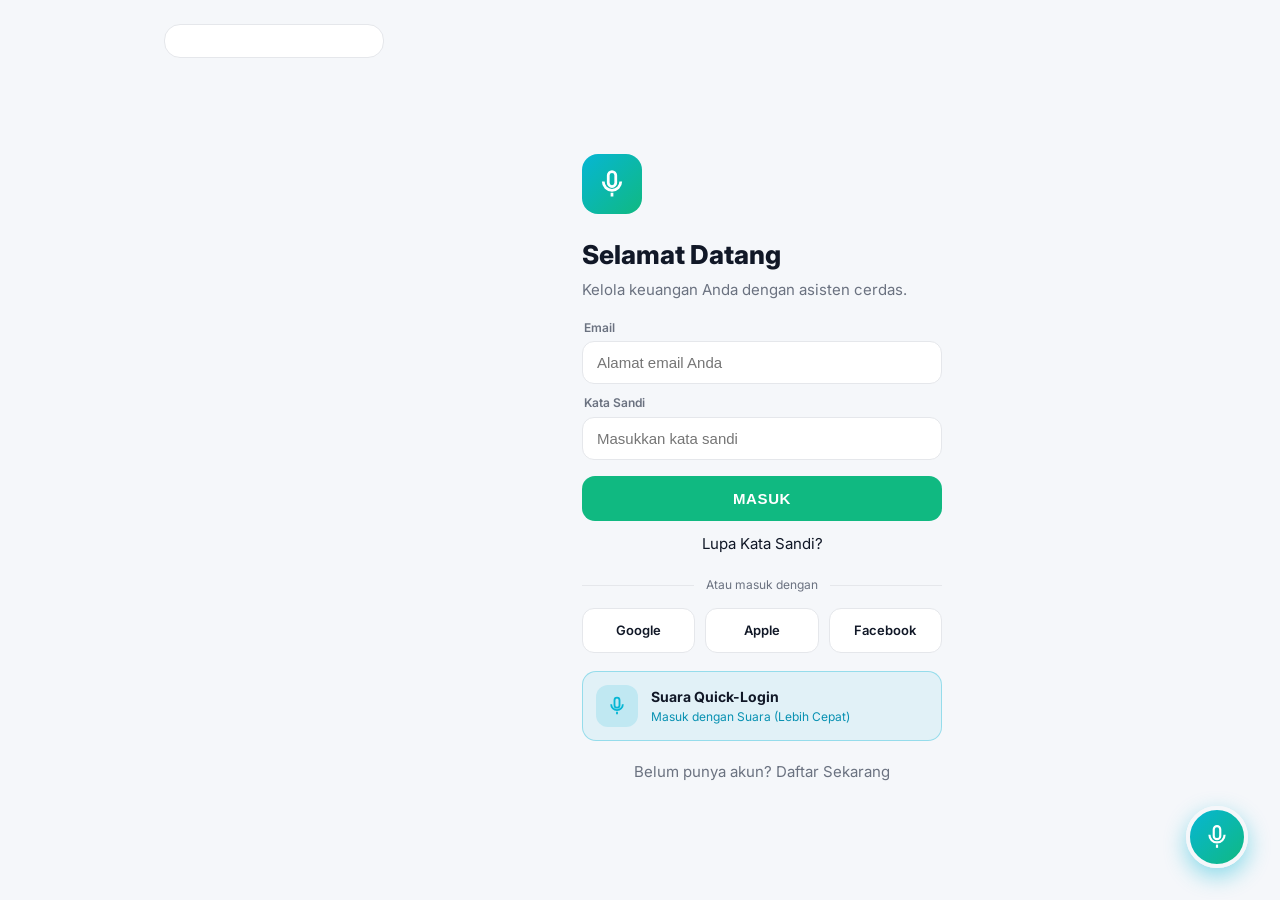
<file: webapp/index.html>
<!doctype html>
<html lang="id">
<head>
  <meta charset="utf-8" />
  <meta name="viewport" content="width=device-width, initial-scale=1, viewport-fit=cover" />
  <meta name="theme-color" content="#10B981" />
  <meta name="mobile-web-app-capable" content="yes" />
  <meta name="apple-mobile-web-app-capable" content="yes" />
  <meta name="apple-mobile-web-app-status-bar-style" content="default" />
  <meta name="apple-mobile-web-app-title" content="Keuangan" />
  <title>AI Financial Assistant</title>
  <link rel="manifest" href="manifest.webmanifest" />
  <link rel="icon" href="icon.svg" type="image/svg+xml" />
  <link rel="apple-touch-icon" href="icon-192.png" />
  <link rel="stylesheet" href="styles.css" />
</head>
<body>
  <div class="app">
    <header id="topbar" class="topbar"></header>
    <main id="view" class="view"><div class="loading"><div class="spin"></div>Memuat…</div></main>
    <button class="fab" id="fab" title="Catat transaksi" aria-label="Catat transaksi">
      <svg width="26" height="26" viewBox="0 0 24 24" fill="none" stroke="#fff" stroke-width="2"><path d="M12 2a3 3 0 013 3v6a3 3 0 01-6 0V5a3 3 0 013-3z"/><path d="M19 10a7 7 0 01-14 0"/><path d="M12 19v3"/></svg>
    </button>
    <nav class="nav" id="nav"></nav>
  </div>
  <div class="scrim" id="scrim"></div>
  <section class="sheet" id="sheet" aria-hidden="true"><div class="sheet-inner"><div class="grab"></div><div id="sheetBody"></div></div></section>
  <div class="toast" id="toast"></div>
  <script src="app.js"></script>
</body>
</html>
</file>
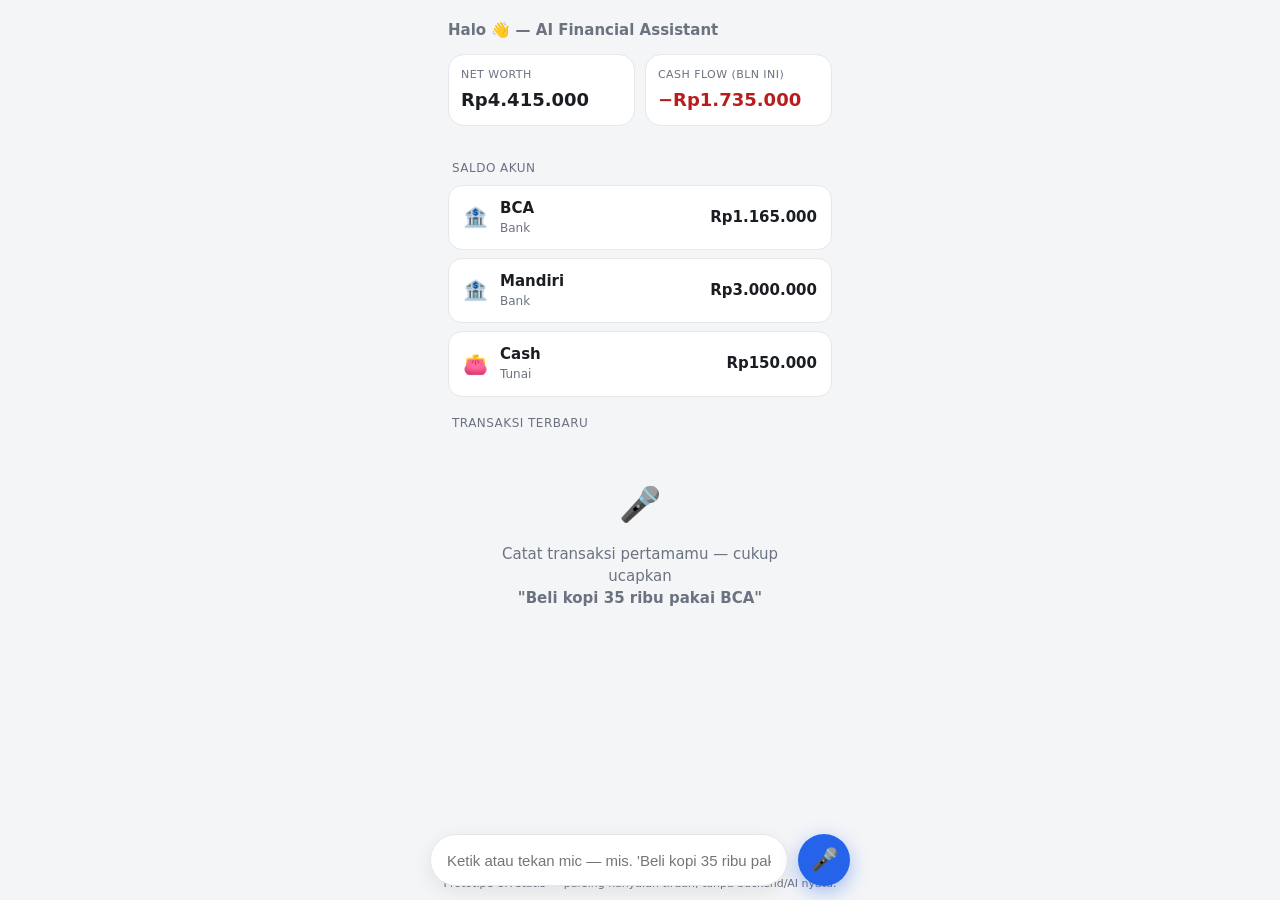
<file: docs/prototype/index.html>
<!doctype html>
<html lang="id">
<head>
<meta charset="utf-8" />
<meta name="viewport" content="width=device-width, initial-scale=1" />
<title>AI Financial Assistant — Prototype</title>
<style>
  :root{
    --bg:#f4f5f7; --card:#ffffff; --ink:#1a1d21; --muted:#6b7280;
    --line:#e5e7eb; --accent:#2563eb; --accent-ink:#fff;
    --in:#15803d; --out:#b91c1c; --warn:#b45309; --warnbg:#fef3c7;
    --radius:16px;
  }
  *{box-sizing:border-box}
  body{margin:0;background:var(--bg);color:var(--ink);
    font:15px/1.45 system-ui,-apple-system,Segoe UI,Roboto,sans-serif;
    display:flex;justify-content:center}
  .phone{width:100%;max-width:420px;min-height:100vh;background:var(--bg);
    display:flex;flex-direction:column;position:relative}
  header{padding:20px 18px 10px}
  h1{font-size:15px;margin:0;color:var(--muted);font-weight:600}
  .summary{display:flex;gap:10px;margin-top:12px}
  .stat{flex:1;background:var(--card);border:1px solid var(--line);
    border-radius:var(--radius);padding:12px}
  .stat .label{font-size:11px;color:var(--muted);text-transform:uppercase;letter-spacing:.04em}
  .stat .value{font-size:18px;font-weight:700;margin-top:4px}
  .value.in{color:var(--in)} .value.out{color:var(--out)}
  main{flex:1;padding:6px 18px 120px;overflow:auto}
  .section-title{font-size:12px;color:var(--muted);text-transform:uppercase;
    letter-spacing:.04em;margin:18px 4px 8px}
  .row{background:var(--card);border:1px solid var(--line);border-radius:14px;
    padding:12px 14px;display:flex;align-items:center;gap:12px;margin-bottom:8px}
  .row .emoji{font-size:20px}
  .row .grow{flex:1}
  .row .name{font-weight:600}
  .row .sub{font-size:12px;color:var(--muted)}
  .amt{font-weight:700} .amt.in{color:var(--in)} .amt.out{color:var(--out)}
  .empty{text-align:center;color:var(--muted);padding:40px 20px}
  .empty .big{font-size:34px}
  /* capture bar */
  .capture{position:fixed;left:0;right:0;bottom:0;display:flex;justify-content:center;
    padding:14px 18px calc(14px + env(safe-area-inset-bottom));pointer-events:none}
  .capture-inner{width:100%;max-width:420px;display:flex;gap:10px;pointer-events:auto}
  .capture input{flex:1;border:1px solid var(--line);background:var(--card);
    border-radius:999px;padding:14px 16px;font-size:15px;color:var(--ink);
    box-shadow:0 6px 20px rgba(0,0,0,.08)}
  .mic{width:52px;height:52px;flex:none;border-radius:50%;border:none;
    background:var(--accent);color:var(--accent-ink);font-size:22px;cursor:pointer;
    box-shadow:0 6px 20px rgba(37,99,235,.4)}
  .mic:active{transform:scale(.95)}
  /* sheet */
  .scrim{position:fixed;inset:0;background:rgba(0,0,0,.35);display:none;z-index:20}
  .scrim.show{display:block}
  .sheet{position:fixed;left:0;right:0;bottom:0;z-index:21;transform:translateY(110%);
    transition:transform .25s ease;display:flex;justify-content:center}
  .sheet.show{transform:translateY(0)}
  .sheet-inner{width:100%;max-width:420px;background:var(--card);
    border-radius:20px 20px 0 0;padding:18px 18px calc(18px + env(safe-area-inset-bottom))}
  .grab{width:40px;height:4px;background:var(--line);border-radius:2px;margin:2px auto 14px}
  .hint{font-size:13px;color:var(--muted);margin-bottom:10px}
  /* draft card */
  .draft h3{margin:2px 0 12px;font-size:16px}
  .field{display:flex;justify-content:space-between;align-items:center;
    padding:11px 12px;border:1px solid var(--line);border-radius:12px;margin-bottom:8px;
    cursor:pointer;background:#fafafa}
  .field:active{background:#f0f0f0}
  .field .k{font-size:12px;color:var(--muted)}
  .field .v{font-weight:600;text-align:right}
  .field.low{border-style:dashed;border-color:var(--warn)}
  .field.low .v::after{content:" ?";color:var(--warn)}
  .banner{background:var(--warnbg);color:var(--warn);border-radius:12px;
    padding:10px 12px;font-size:13px;margin-bottom:10px}
  .btns{display:flex;gap:10px;margin-top:6px}
  .btn{flex:1;border:none;border-radius:12px;padding:14px;font-size:15px;font-weight:700;cursor:pointer}
  .btn.primary{background:var(--accent);color:var(--accent-ink)}
  .btn.ghost{background:#eef0f3;color:var(--ink)}
  .btn[disabled]{opacity:.45;cursor:not-allowed}
  .loading{text-align:center;padding:26px;color:var(--muted)}
  .spin{width:26px;height:26px;border:3px solid var(--line);border-top-color:var(--accent);
    border-radius:50%;animation:s 0.8s linear infinite;margin:0 auto 12px}
  @keyframes s{to{transform:rotate(360deg)}}
  /* toast */
  .toast{position:fixed;bottom:96px;left:50%;transform:translateX(-50%) translateY(20px);
    background:var(--in);color:#fff;padding:12px 20px;border-radius:999px;font-weight:700;
    opacity:0;transition:.25s;z-index:30}
  .toast.show{opacity:1;transform:translateX(-50%) translateY(0)}
  .note{font-size:11px;color:var(--muted);text-align:center;padding:8px}
</style>
</head>
<body>
<div class="phone">
  <header>
    <h1>Halo 👋 — AI Financial Assistant</h1>
    <div class="summary">
      <div class="stat"><div class="label">Net Worth</div><div class="value" id="nw">Rp4.415.000</div></div>
      <div class="stat"><div class="label">Cash Flow (bln ini)</div><div class="value out" id="cf">−Rp1.735.000</div></div>
    </div>
  </header>
  <main>
    <div class="section-title">Saldo Akun</div>
    <div class="row"><span class="emoji">🏦</span><div class="grow"><div class="name">BCA</div><div class="sub">Bank</div></div><span class="amt">Rp1.165.000</span></div>
    <div class="row"><span class="emoji">🏦</span><div class="grow"><div class="name">Mandiri</div><div class="sub">Bank</div></div><span class="amt">Rp3.000.000</span></div>
    <div class="row"><span class="emoji">👛</span><div class="grow"><div class="name">Cash</div><div class="sub">Tunai</div></div><span class="amt">Rp150.000</span></div>

    <div class="section-title">Transaksi Terbaru</div>
    <div id="list">
      <div class="empty" id="emptyState">
        <div class="big">🎤</div>
        <p>Catat transaksi pertamamu — cukup ucapkan<br><b>"Beli kopi 35 ribu pakai BCA"</b></p>
      </div>
    </div>
  </main>

  <!-- Capture bar -->
  <div class="capture">
    <div class="capture-inner">
      <input id="textInput" placeholder="Ketik atau tekan mic — mis. 'Beli kopi 35 ribu pakai BCA'"
             onkeydown="if(event.key==='Enter')startParse(this.value)"/>
      <button class="mic" title="Rekam suara" onclick="startVoice()">🎤</button>
    </div>
  </div>

  <div class="toast" id="toast">Tercatat ✓</div>
  <div class="note">Prototipe UX statis — parsing hanyalah tiruan, tanpa backend/AI nyata.</div>
</div>

<!-- Confirmation sheet -->
<div class="scrim" id="scrim" onclick="closeSheet()"></div>
<div class="sheet" id="sheet">
  <div class="sheet-inner" onclick="event.stopPropagation()">
    <div class="grab"></div>
    <div id="sheetBody"></div>
  </div>
</div>

<script>
// ---- Mock "AI" parser (tiruan sederhana untuk demo UX saja) ----
function mockParse(text){
  const t=(text||'').toLowerCase();
  // nominal: "35 ribu", "35rb", "2 juta", "35.000"
  let amount=null;
  let m=t.match(/(\d+(?:[.,]\d+)?)\s*(juta|jt)/); if(m) amount=Math.round(parseFloat(m[1].replace(',','.'))*1e6);
  if(amount===null){m=t.match(/(\d+(?:[.,]\d+)?)\s*(ribu|rb|k)\b/); if(m) amount=Math.round(parseFloat(m[1].replace(',','.'))*1000);}
  if(amount===null){m=t.match(/(\d[\d.]{2,})/); if(m) amount=parseInt(m[1].replace(/\./g,''),10);}
  // kategori sederhana
  const cats=[['kopi','Makanan & Minuman ▸ Kopi','☕'],['makan','Makanan & Minuman','🍽️'],
    ['bensin','Transport ▸ Bensin','⛽'],['parkir','Transport ▸ Parkir','🅿️'],
    ['grab','Transport','🚗'],['pulsa','Tagihan ▸ Pulsa','📱'],['gaji','Gaji','💰']];
  let cat='Lainnya',emoji='💸',low=false;
  const hit=cats.find(c=>t.includes(c[0]));
  if(hit){cat=hit[1];emoji=hit[2];} else {low=true;}
  // akun
  let account='BCA',accLow=false;
  if(t.includes('mandiri'))account='Mandiri';
  else if(t.includes('cash')||t.includes('tunai'))account='Cash';
  else if(t.includes('gopay'))account='GoPay';
  else if(!t.includes('bca')) accLow=true; // tak disebut → tebak default, low-confidence
  // tipe
  const type=(t.includes('gaji')||t.includes('terima')||t.includes('masuk'))?'Pemasukan':'Pengeluaran';
  const notTx = amount===null && !hit;
  return {amount,cat,emoji,catLow:low,account,accLow,type,notTx,raw:text};
}
const rp=n=>'Rp'+ (n||0).toLocaleString('id-ID');

let draft=null;
let recognition=null;
// Voice: STT browser (Web Speech API, id-ID) -> teks -> pipeline yang sama.
function startVoice(){
  const SR = window.SpeechRecognition || window.webkitSpeechRecognition;
  if(!SR){ // fallback: browser tak mendukung STT
    toastMsg('Voice tidak didukung di sini — silakan ketik.');
    document.getElementById('textInput').focus();
    return;
  }
  try{
    recognition = new SR();
    recognition.lang='id-ID';
    recognition.interimResults=false;
    recognition.maxAlternatives=1;
    setMic(true);
    recognition.onresult=(e)=>{
      const transcript=e.results[0][0].transcript;
      document.getElementById('textInput').value=transcript;
      setMic(false);
      startParse(transcript); // konvergensi ke jalur teks — hasil sama
    };
    recognition.onerror=(e)=>{ // fallback bila STT gagal
      setMic(false);
      toastMsg('Tidak bisa mendengar — ketik manual.');
      document.getElementById('textInput').focus();
    };
    recognition.onend=()=>setMic(false);
    recognition.start();
  }catch(err){
    setMic(false);
    toastMsg('Voice gagal dimulai — ketik manual.');
    document.getElementById('textInput').focus();
  }
}
function setMic(listening){
  const m=document.querySelector('.mic');
  m.textContent = listening ? '⏹️' : '🎤';
  m.style.background = listening ? '#b91c1c' : '';
}
function startParse(text){
  if(!text||!text.trim())return;
  openSheet();
  document.getElementById('sheetBody').innerHTML=
    '<div class="loading"><div class="spin"></div>Memahami…</div>';
  setTimeout(()=>renderDraft(mockParse(text)),900); // simulasi latensi AI
}
function renderDraft(d){
  draft=d;
  const body=document.getElementById('sheetBody');
  if(d.notTx){
    body.innerHTML='<div class="draft"><h3>Bukan transaksi?</h3>'+
      '<div class="banner">Sepertinya ini bukan transaksi. Coba sebutkan nominalnya.</div>'+
      '<div class="btns"><button class="btn ghost" onclick="closeSheet()">Tutup</button></div></div>';
    return;
  }
  const incomplete = d.amount===null;
  body.innerHTML='<div class="draft"><h3>Konfirmasi transaksi</h3>'+
    (incomplete?'<div class="banner">Nominal belum terbaca — lengkapi dulu.</div>':'')+
    field('Jenis',d.type,false)+
    field('Nominal',d.amount===null?'—':rp(d.amount),d.amount===null)+
    field('Kategori',d.cat,d.catLow)+
    field('Akun',d.account,d.accLow)+
    field('Tanggal','Hari ini',false)+
    '<div class="btns">'+
      '<button class="btn ghost" onclick="closeSheet()">Batal</button>'+
      '<button class="btn primary" '+(incomplete?'disabled':'')+' onclick="save()">Simpan</button>'+
    '</div>'+
    '<p class="hint" style="margin-top:10px">Ketuk field mana pun untuk mengoreksi (demo: field low-confidence bertanda putus &amp; "?").</p>'+
  '</div>';
}
function field(k,v,low){
  return '<div class="field'+(low?' low':'')+'"><span class="k">'+k+'</span><span class="v">'+v+'</span></div>';
}
function save(){
  closeSheet();
  // hilangkan empty state, tambahkan ke list
  const es=document.getElementById('emptyState'); if(es)es.remove();
  const list=document.getElementById('list');
  const isIn=draft.type==='Pemasukan';
  const el=document.createElement('div'); el.className='row';
  el.innerHTML='<span class="emoji">'+draft.emoji+'</span><div class="grow"><div class="name">'+
    draft.cat+'</div><div class="sub">'+draft.account+' · Hari ini</div></div>'+
    '<span class="amt '+(isIn?'in':'out')+'">'+(isIn?'+':'−')+rp(draft.amount)+'</span>';
  list.prepend(el);
  toast();
}
function openSheet(){document.getElementById('scrim').classList.add('show');document.getElementById('sheet').classList.add('show');}
function closeSheet(){document.getElementById('scrim').classList.remove('show');document.getElementById('sheet').classList.remove('show');document.getElementById('textInput').value='';}
function toast(){toastMsg('Tercatat ✓');}
function toastMsg(msg){const t=document.getElementById('toast');t.textContent=msg;t.classList.add('show');setTimeout(()=>t.classList.remove('show'),1800);}
</script>
</body>
</html>
</file>
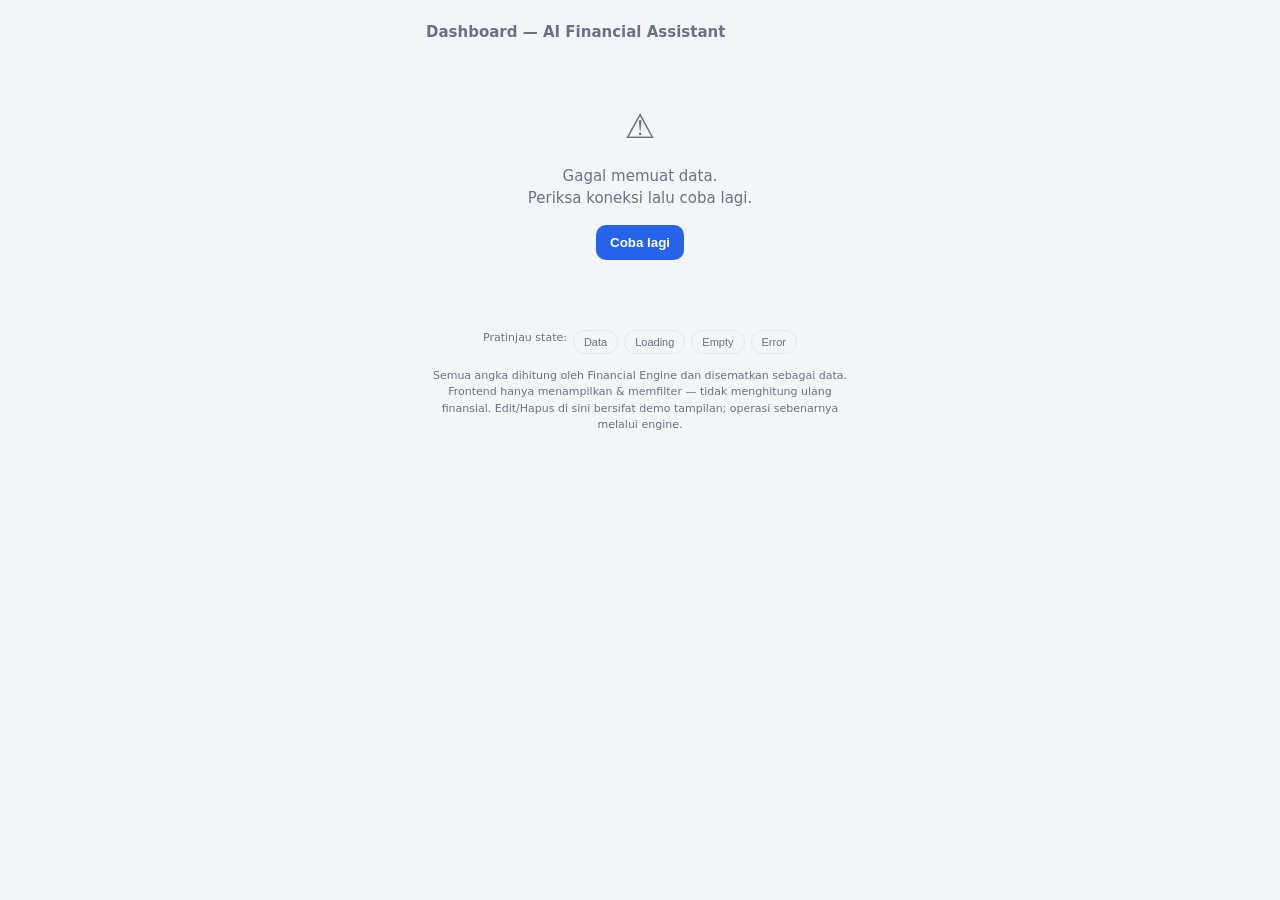
<file: reporting/dashboard_template.html>
<!doctype html>
<html lang="id">
<head>
<meta charset="utf-8" />
<meta name="viewport" content="width=device-width, initial-scale=1" />
<title>AI Financial Assistant — Dashboard</title>
<style>
  :root{
    --bg:#f4f5f7;--card:#fff;--ink:#1a1d21;--muted:#6b7280;--line:#e5e7eb;
    --accent:#2563eb;--in:#15803d;--out:#b91c1c;--radius:16px;
  }
  *{box-sizing:border-box}
  body{margin:0;background:var(--bg);color:var(--ink);
    font:15px/1.45 system-ui,-apple-system,Segoe UI,Roboto,sans-serif;
    display:flex;justify-content:center}
  .app{width:100%;max-width:460px;min-height:100vh;padding:18px 16px 40px}
  h1{font-size:15px;color:var(--muted);font-weight:600;margin:4px 0 14px}
  h2{font-size:12px;color:var(--muted);text-transform:uppercase;letter-spacing:.04em;margin:22px 2px 8px}
  .cards{display:grid;grid-template-columns:1fr 1fr;gap:10px}
  .card{background:var(--card);border:1px solid var(--line);border-radius:var(--radius);padding:14px}
  .card.wide{grid-column:1/-1}
  .card .label{font-size:11px;color:var(--muted);text-transform:uppercase;letter-spacing:.04em}
  .card .value{font-size:20px;font-weight:700;margin-top:4px}
  .value.in{color:var(--in)}.value.out{color:var(--out)}
  .bar-row{margin:8px 0}
  .bar-row .top{display:flex;justify-content:space-between;font-size:13px;margin-bottom:4px}
  .bar{height:10px;border-radius:999px;background:#eef0f3;overflow:hidden}
  .bar > span{display:block;height:100%;background:var(--accent)}
  .row{background:var(--card);border:1px solid var(--line);border-radius:14px;
    padding:11px 13px;display:flex;align-items:center;gap:12px;margin-bottom:8px}
  .row .grow{flex:1;min-width:0}
  .row .name{font-weight:600;white-space:nowrap;overflow:hidden;text-overflow:ellipsis}
  .row .sub{font-size:12px;color:var(--muted)}
  .amt{font-weight:700;white-space:nowrap}.amt.in{color:var(--in)}.amt.out{color:var(--out)}
  .amt.neu{color:var(--muted)}
  .tools{display:flex;gap:8px;margin:6px 0 12px;flex-wrap:wrap}
  .tools input{flex:1;min-width:140px;border:1px solid var(--line);border-radius:10px;padding:9px 12px;font-size:14px}
  .chip{border:1px solid var(--line);background:var(--card);border-radius:999px;padding:7px 12px;font-size:13px;cursor:pointer}
  .chip.active{background:var(--accent);color:#fff;border-color:var(--accent)}
  .act{border:none;background:none;cursor:pointer;font-size:16px;padding:4px}
  .muted{color:var(--muted)}
  .state{text-align:center;padding:44px 20px;color:var(--muted)}
  .state .big{font-size:34px}
  .skel{height:64px;border-radius:14px;background:linear-gradient(90deg,#eee,#f5f5f5,#eee);
    background-size:200% 100%;animation:sh 1.2s infinite;margin-bottom:10px}
  @keyframes sh{0%{background-position:200% 0}100%{background-position:-200% 0}}
  .toast{position:fixed;bottom:24px;left:50%;transform:translateX(-50%) translateY(20px);
    background:#111827;color:#fff;padding:11px 18px;border-radius:999px;font-weight:600;opacity:0;transition:.25s}
  .toast.show{opacity:1;transform:translateX(-50%) translateY(0)}
  .statebar{display:flex;gap:6px;justify-content:center;margin-top:26px;flex-wrap:wrap}
  .statebar button{font-size:11px;color:var(--muted);background:none;border:1px solid var(--line);border-radius:999px;padding:5px 10px;cursor:pointer}
  .note{font-size:11px;color:var(--muted);text-align:center;margin-top:14px;line-height:1.5}
  .btn{border:none;border-radius:10px;padding:10px 14px;font-weight:600;cursor:pointer;background:var(--accent);color:#fff}
</style>
</head>
<body>
<div class="app">
  <h1>Dashboard — AI Financial Assistant</h1>

  <!-- LOADING STATE -->
  <div id="loading">
    <div class="cards"><div class="skel"></div><div class="skel"></div><div class="skel"></div><div class="skel"></div></div>
    <div class="skel" style="height:120px;margin-top:16px"></div>
  </div>

  <!-- ERROR STATE -->
  <div id="error" class="state" hidden>
    <div class="big">⚠️</div>
    <p>Gagal memuat data.<br>Periksa koneksi lalu coba lagi.</p>
    <button class="btn" onclick="boot()">Coba lagi</button>
  </div>

  <!-- EMPTY STATE -->
  <div id="empty" class="state" hidden>
    <div class="big">🧾</div>
    <p>Belum ada transaksi bulan ini.<br>Catat lewat suara atau ketik untuk mulai.</p>
  </div>

  <!-- CONTENT -->
  <div id="content" hidden>
    <div class="cards">
      <div class="card wide"><div class="label">Total Balance</div><div class="value" id="v-balance">–</div></div>
      <div class="card"><div class="label">Income (bln ini)</div><div class="value in" id="v-income">–</div></div>
      <div class="card"><div class="label">Expense (bln ini)</div><div class="value out" id="v-expense">–</div></div>
      <div class="card wide"><div class="label">Net Cash Flow (bln ini)</div><div class="value" id="v-ncf">–</div></div>
    </div>

    <h2>Expense per Kategori</h2>
    <div id="cats"></div>

    <h2>Transaksi Terbaru</h2>
    <div id="recent"></div>

    <h2>Riwayat Transaksi</h2>
    <div class="tools">
      <input id="q" placeholder="Cari catatan / kategori…" oninput="renderHistory()" />
    </div>
    <div class="tools" id="filters"></div>
    <div id="history"></div>
  </div>

  <div class="statebar">
    <span class="muted" style="font-size:11px">Pratinjau state:</span>
    <button onclick="showOnly('content')">Data</button>
    <button onclick="showOnly('loading')">Loading</button>
    <button onclick="showOnly('empty')">Empty</button>
    <button onclick="showOnly('error')">Error</button>
  </div>
  <p class="note">Semua angka dihitung oleh Financial Engine dan disematkan sebagai data.
    Frontend hanya menampilkan &amp; memfilter — tidak menghitung ulang finansial.
    Edit/Hapus di sini bersifat demo tampilan; operasi sebenarnya melalui engine.</p>
</div>

<div class="toast" id="toast"></div>

<script id="payload" type="application/json">/*__DATA__*/</script>
<script>
let DATA=null, TXN=[], typeFilter='all';
const rp=n=>'Rp'+Math.abs(n||0).toLocaleString('id-ID');
const signed=n=> (n<0?'−':'')+rp(n);
const TYPE_LABEL={income:'Pemasukan',expense:'Pengeluaran',transfer:'Transfer',refund:'Refund'};

function showOnly(id){
  ['loading','error','empty','content'].forEach(x=>document.getElementById(x).hidden=(x!==id));
}
function boot(){
  showOnly('loading');
  setTimeout(()=>{
    try{
      DATA=JSON.parse(document.getElementById('payload').textContent);
      TXN=(DATA.transactions||[]).slice();
      if(!DATA.dashboard){ showOnly('error'); return; }
      const d=DATA.dashboard;
      const nothing=(d.income===0 && d.expense===0 && TXN.length===0);
      if(nothing){ showOnly('empty'); return; }
      renderDashboard(d);
      renderFilters();
      renderHistory();
      showOnly('content');
    }catch(e){ showOnly('error'); }
  }, 450); // simulasi loading
}
function renderDashboard(d){
  document.getElementById('v-balance').textContent=rp(d.total_balance);
  document.getElementById('v-income').textContent='+'+rp(d.income);
  document.getElementById('v-expense').textContent='−'+rp(d.expense);
  const ncf=document.getElementById('v-ncf');
  ncf.textContent=signed(d.net_cash_flow);
  ncf.className='value '+(d.net_cash_flow<0?'out':'in');
  // Expense per kategori — lebar bar hanya skala tampilan
  const cats=d.expense_by_category||[];
  const max=cats.reduce((m,c)=>Math.max(m,c.amount),0)||1;
  document.getElementById('cats').innerHTML = cats.length
    ? cats.map(c=>`<div class="bar-row"><div class="top"><span>${c.category}</span><span>${rp(c.amount)}</span></div>`+
        `<div class="bar"><span style="width:${Math.round(c.amount/max*100)}%"></span></div></div>`).join('')
    : '<p class="muted">Belum ada pengeluaran bulan ini.</p>';
  // Recent
  document.getElementById('recent').innerHTML=(d.recent||[]).map(txRow).join('') || '<p class="muted">Belum ada transaksi.</p>';
}
function txClass(t){ return t==='income'||t==='refund'?'in':(t==='transfer'?'neu':'out'); }
function txSign(t){ return t==='income'||t==='refund'?'+':(t==='transfer'?'':'−'); }
function txRow(t){
  const sub=[t.account, t.date].filter(Boolean).join(' · ');
  const label=t.category||t.note||TYPE_LABEL[t.type]||t.type;
  return `<div class="row"><div class="grow"><div class="name">${label}</div><div class="sub">${TYPE_LABEL[t.type]||t.type} · ${sub}</div></div>`+
    `<span class="amt ${txClass(t.type)}">${txSign(t.type)}${rp(t.amount)}</span></div>`;
}
function historyRow(t){
  const sub=[t.account, t.date].filter(Boolean).join(' · ');
  const label=t.category||t.note||TYPE_LABEL[t.type]||t.type;
  return `<div class="row"><div class="grow"><div class="name">${label}</div><div class="sub">${TYPE_LABEL[t.type]||t.type} · ${sub}</div></div>`+
    `<span class="amt ${txClass(t.type)}">${txSign(t.type)}${rp(t.amount)}</span>`+
    `<button class="act" title="Ubah" onclick="editTx('${t.id}')">✏️</button>`+
    `<button class="act" title="Hapus" onclick="deleteTx('${t.id}')">🗑️</button></div>`;
}
function renderFilters(){
  const types=['all','expense','income','transfer','refund'];
  document.getElementById('filters').innerHTML=types.map(tp=>
    `<button class="chip ${tp===typeFilter?'active':''}" onclick="setType('${tp}')">${tp==='all'?'Semua':TYPE_LABEL[tp]}</button>`).join('');
}
function setType(tp){ typeFilter=tp; renderFilters(); renderHistory(); }
function renderHistory(){
  // Filter/search = presentasi atas baris yang sudah disediakan engine (bukan hitung ulang finansial)
  const q=(document.getElementById('q').value||'').toLowerCase().trim();
  let rows=TXN.slice();
  if(typeFilter!=='all') rows=rows.filter(t=>t.type===typeFilter);
  if(q) rows=rows.filter(t=>((t.category||'')+' '+(t.note||'')).toLowerCase().includes(q));
  document.getElementById('history').innerHTML = rows.length
    ? rows.map(historyRow).join('')
    : '<p class="muted">Tidak ada transaksi yang cocok.</p>';
}
function deleteTx(id){ // demo tampilan; operasi nyata lewat engine
  TXN=TXN.filter(t=>t.id!==id); renderHistory(); toast('Dihapus (demo)');
}
function editTx(id){
  const t=TXN.find(x=>x.id===id); if(!t) return;
  const note=prompt('Ubah catatan (demo):', t.note||''); if(note===null) return;
  t.note=note; renderHistory(); toast('Diubah (demo)');
}
function toast(msg){const el=document.getElementById('toast');el.textContent=msg;el.classList.add('show');setTimeout(()=>el.classList.remove('show'),1500);}
boot();
</script>
</body>
</html>
</file>
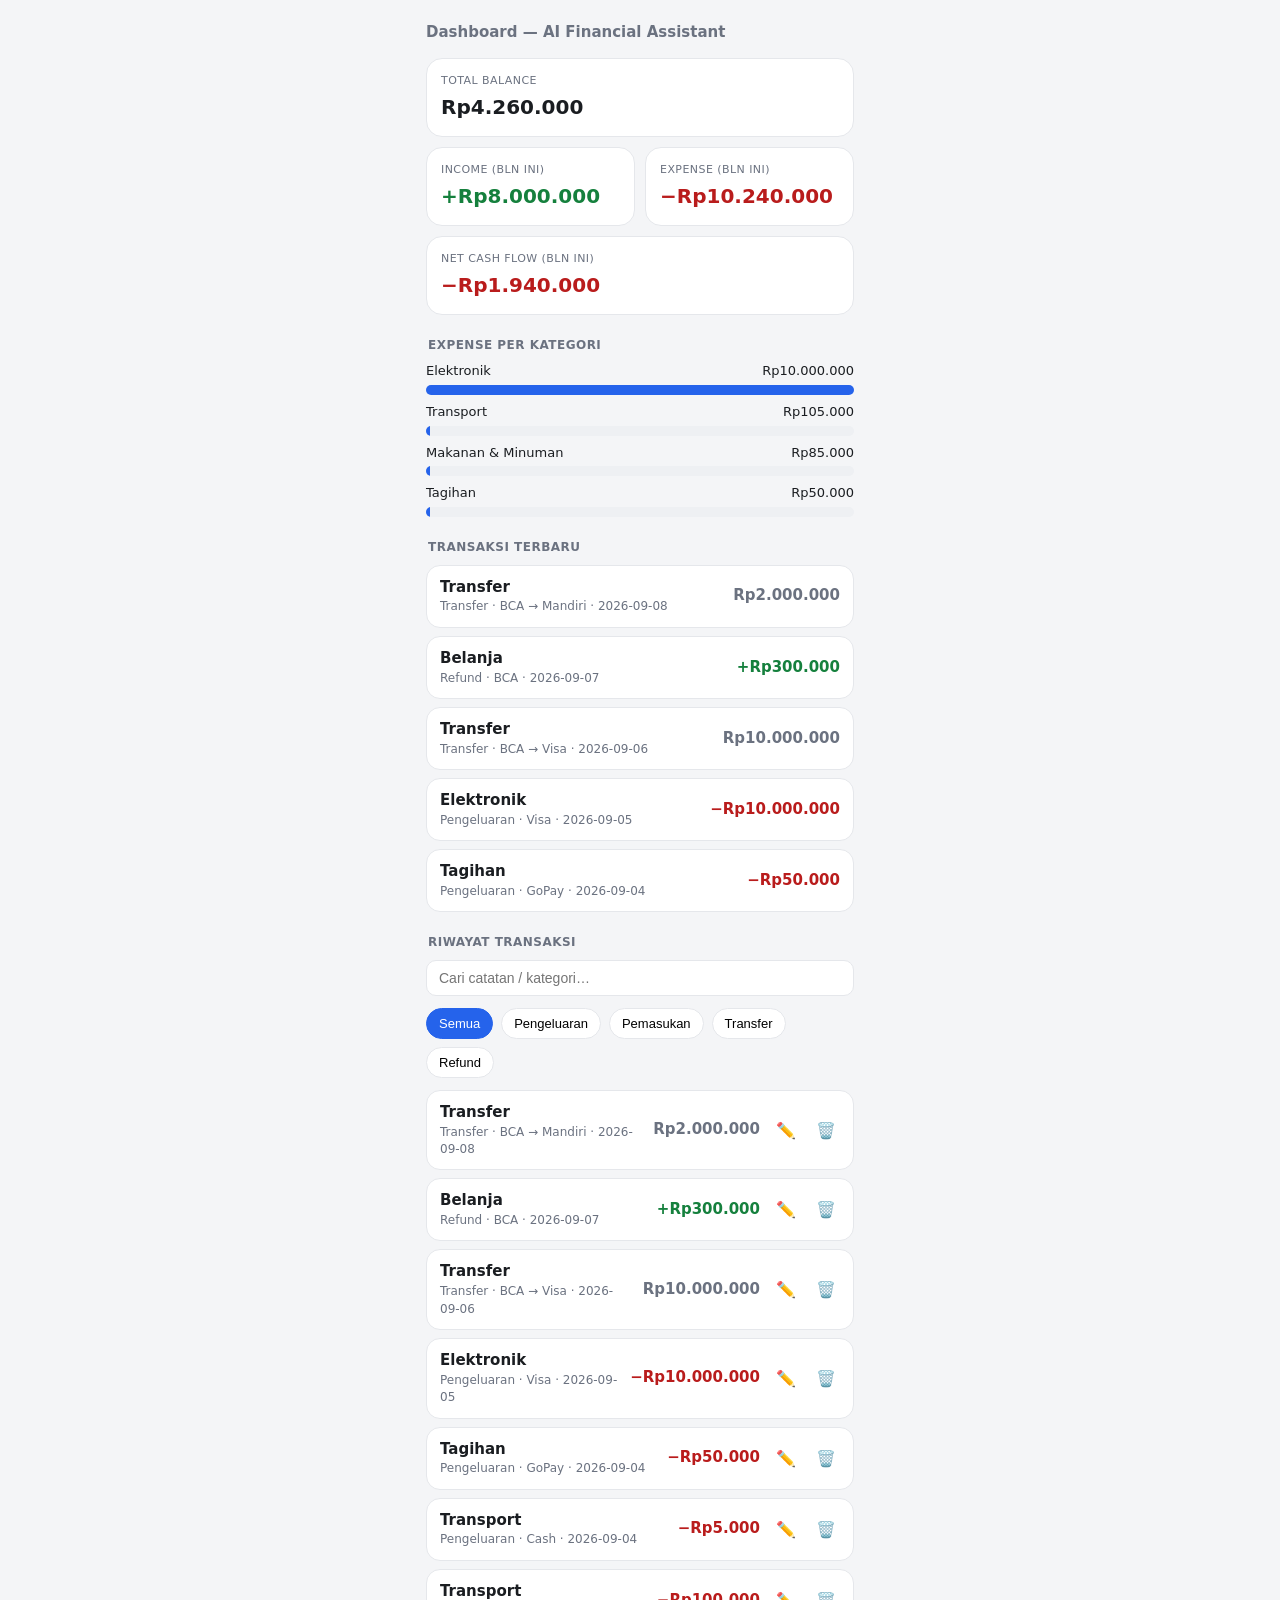
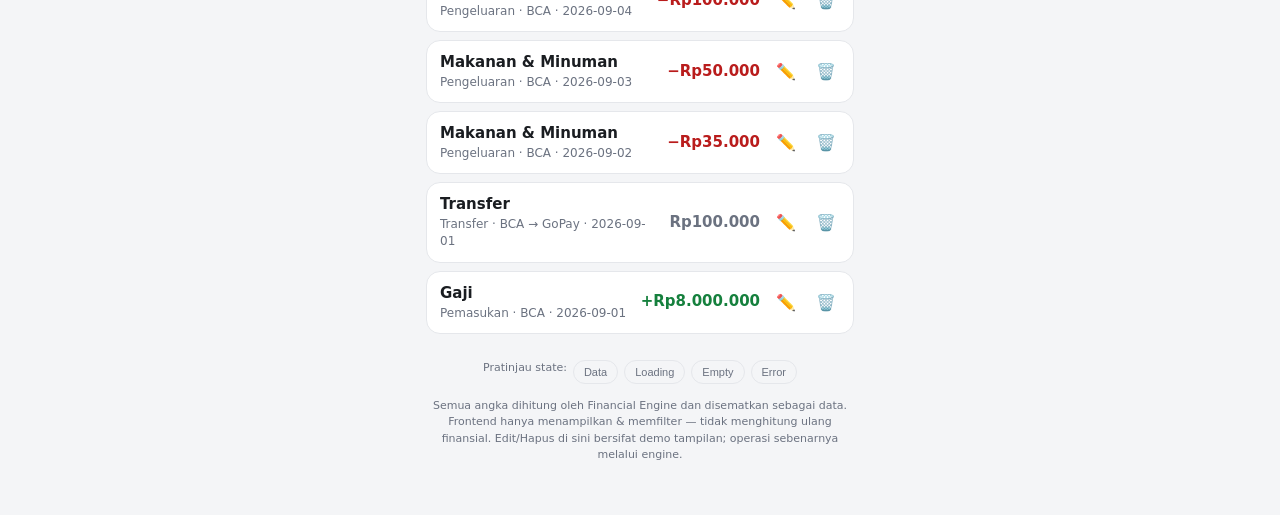
<file: docs/prototype/dashboard.html>
<!doctype html>
<html lang="id">
<head>
<meta charset="utf-8" />
<meta name="viewport" content="width=device-width, initial-scale=1" />
<title>AI Financial Assistant — Dashboard</title>
<style>
  :root{
    --bg:#f4f5f7;--card:#fff;--ink:#1a1d21;--muted:#6b7280;--line:#e5e7eb;
    --accent:#2563eb;--in:#15803d;--out:#b91c1c;--radius:16px;
  }
  *{box-sizing:border-box}
  body{margin:0;background:var(--bg);color:var(--ink);
    font:15px/1.45 system-ui,-apple-system,Segoe UI,Roboto,sans-serif;
    display:flex;justify-content:center}
  .app{width:100%;max-width:460px;min-height:100vh;padding:18px 16px 40px}
  h1{font-size:15px;color:var(--muted);font-weight:600;margin:4px 0 14px}
  h2{font-size:12px;color:var(--muted);text-transform:uppercase;letter-spacing:.04em;margin:22px 2px 8px}
  .cards{display:grid;grid-template-columns:1fr 1fr;gap:10px}
  .card{background:var(--card);border:1px solid var(--line);border-radius:var(--radius);padding:14px}
  .card.wide{grid-column:1/-1}
  .card .label{font-size:11px;color:var(--muted);text-transform:uppercase;letter-spacing:.04em}
  .card .value{font-size:20px;font-weight:700;margin-top:4px}
  .value.in{color:var(--in)}.value.out{color:var(--out)}
  .bar-row{margin:8px 0}
  .bar-row .top{display:flex;justify-content:space-between;font-size:13px;margin-bottom:4px}
  .bar{height:10px;border-radius:999px;background:#eef0f3;overflow:hidden}
  .bar > span{display:block;height:100%;background:var(--accent)}
  .row{background:var(--card);border:1px solid var(--line);border-radius:14px;
    padding:11px 13px;display:flex;align-items:center;gap:12px;margin-bottom:8px}
  .row .grow{flex:1;min-width:0}
  .row .name{font-weight:600;white-space:nowrap;overflow:hidden;text-overflow:ellipsis}
  .row .sub{font-size:12px;color:var(--muted)}
  .amt{font-weight:700;white-space:nowrap}.amt.in{color:var(--in)}.amt.out{color:var(--out)}
  .amt.neu{color:var(--muted)}
  .tools{display:flex;gap:8px;margin:6px 0 12px;flex-wrap:wrap}
  .tools input{flex:1;min-width:140px;border:1px solid var(--line);border-radius:10px;padding:9px 12px;font-size:14px}
  .chip{border:1px solid var(--line);background:var(--card);border-radius:999px;padding:7px 12px;font-size:13px;cursor:pointer}
  .chip.active{background:var(--accent);color:#fff;border-color:var(--accent)}
  .act{border:none;background:none;cursor:pointer;font-size:16px;padding:4px}
  .muted{color:var(--muted)}
  .state{text-align:center;padding:44px 20px;color:var(--muted)}
  .state .big{font-size:34px}
  .skel{height:64px;border-radius:14px;background:linear-gradient(90deg,#eee,#f5f5f5,#eee);
    background-size:200% 100%;animation:sh 1.2s infinite;margin-bottom:10px}
  @keyframes sh{0%{background-position:200% 0}100%{background-position:-200% 0}}
  .toast{position:fixed;bottom:24px;left:50%;transform:translateX(-50%) translateY(20px);
    background:#111827;color:#fff;padding:11px 18px;border-radius:999px;font-weight:600;opacity:0;transition:.25s}
  .toast.show{opacity:1;transform:translateX(-50%) translateY(0)}
  .statebar{display:flex;gap:6px;justify-content:center;margin-top:26px;flex-wrap:wrap}
  .statebar button{font-size:11px;color:var(--muted);background:none;border:1px solid var(--line);border-radius:999px;padding:5px 10px;cursor:pointer}
  .note{font-size:11px;color:var(--muted);text-align:center;margin-top:14px;line-height:1.5}
  .btn{border:none;border-radius:10px;padding:10px 14px;font-weight:600;cursor:pointer;background:var(--accent);color:#fff}
</style>
</head>
<body>
<div class="app">
  <h1>Dashboard — AI Financial Assistant</h1>

  <!-- LOADING STATE -->
  <div id="loading">
    <div class="cards"><div class="skel"></div><div class="skel"></div><div class="skel"></div><div class="skel"></div></div>
    <div class="skel" style="height:120px;margin-top:16px"></div>
  </div>

  <!-- ERROR STATE -->
  <div id="error" class="state" hidden>
    <div class="big">⚠️</div>
    <p>Gagal memuat data.<br>Periksa koneksi lalu coba lagi.</p>
    <button class="btn" onclick="boot()">Coba lagi</button>
  </div>

  <!-- EMPTY STATE -->
  <div id="empty" class="state" hidden>
    <div class="big">🧾</div>
    <p>Belum ada transaksi bulan ini.<br>Catat lewat suara atau ketik untuk mulai.</p>
  </div>

  <!-- CONTENT -->
  <div id="content" hidden>
    <div class="cards">
      <div class="card wide"><div class="label">Total Balance</div><div class="value" id="v-balance">–</div></div>
      <div class="card"><div class="label">Income (bln ini)</div><div class="value in" id="v-income">–</div></div>
      <div class="card"><div class="label">Expense (bln ini)</div><div class="value out" id="v-expense">–</div></div>
      <div class="card wide"><div class="label">Net Cash Flow (bln ini)</div><div class="value" id="v-ncf">–</div></div>
    </div>

    <h2>Expense per Kategori</h2>
    <div id="cats"></div>

    <h2>Transaksi Terbaru</h2>
    <div id="recent"></div>

    <h2>Riwayat Transaksi</h2>
    <div class="tools">
      <input id="q" placeholder="Cari catatan / kategori…" oninput="renderHistory()" />
    </div>
    <div class="tools" id="filters"></div>
    <div id="history"></div>
  </div>

  <div class="statebar">
    <span class="muted" style="font-size:11px">Pratinjau state:</span>
    <button onclick="showOnly('content')">Data</button>
    <button onclick="showOnly('loading')">Loading</button>
    <button onclick="showOnly('empty')">Empty</button>
    <button onclick="showOnly('error')">Error</button>
  </div>
  <p class="note">Semua angka dihitung oleh Financial Engine dan disematkan sebagai data.
    Frontend hanya menampilkan &amp; memfilter — tidak menghitung ulang finansial.
    Edit/Hapus di sini bersifat demo tampilan; operasi sebenarnya melalui engine.</p>
</div>

<div class="toast" id="toast"></div>

<script id="payload" type="application/json">{"dashboard": {"year": 2026, "month": 9, "total_balance": 4260000, "income": 8000000, "expense": 10240000, "net_cash_flow": -1940000, "expense_by_category": [{"category": "Elektronik", "amount": 10000000}, {"category": "Transport", "amount": 105000}, {"category": "Makanan & Minuman", "amount": 85000}, {"category": "Tagihan", "amount": 50000}], "recent": [{"id": "tx_11", "type": "transfer", "amount": 2000000, "category": null, "account": "BCA → Mandiri", "date": "2026-09-08", "note": null}, {"id": "tx_10", "type": "refund", "amount": 300000, "category": "Belanja", "account": "BCA", "date": "2026-09-07", "note": null}, {"id": "tx_9", "type": "transfer", "amount": 10000000, "category": null, "account": "BCA → Visa", "date": "2026-09-06", "note": null}, {"id": "tx_8", "type": "expense", "amount": 10000000, "category": "Elektronik", "account": "Visa", "date": "2026-09-05", "note": null}, {"id": "tx_7", "type": "expense", "amount": 50000, "category": "Tagihan", "account": "GoPay", "date": "2026-09-04", "note": null}], "accounts": [{"id": "acc_1", "name": "BCA", "type": "bank", "balance": 1015000}, {"id": "acc_2", "name": "Mandiri", "type": "bank", "balance": 3000000}, {"id": "acc_3", "name": "Cash", "type": "cash", "balance": 195000}, {"id": "acc_4", "name": "GoPay", "type": "ewallet", "balance": 50000}, {"id": "acc_5", "name": "Visa", "type": "credit_card", "balance": 0}]}, "transactions": [{"id": "tx_11", "type": "transfer", "amount": 2000000, "category": null, "account": "BCA → Mandiri", "date": "2026-09-08", "note": null}, {"id": "tx_10", "type": "refund", "amount": 300000, "category": "Belanja", "account": "BCA", "date": "2026-09-07", "note": null}, {"id": "tx_9", "type": "transfer", "amount": 10000000, "category": null, "account": "BCA → Visa", "date": "2026-09-06", "note": null}, {"id": "tx_8", "type": "expense", "amount": 10000000, "category": "Elektronik", "account": "Visa", "date": "2026-09-05", "note": null}, {"id": "tx_7", "type": "expense", "amount": 50000, "category": "Tagihan", "account": "GoPay", "date": "2026-09-04", "note": null}, {"id": "tx_6", "type": "expense", "amount": 5000, "category": "Transport", "account": "Cash", "date": "2026-09-04", "note": null}, {"id": "tx_5", "type": "expense", "amount": 100000, "category": "Transport", "account": "BCA", "date": "2026-09-04", "note": null}, {"id": "tx_4", "type": "expense", "amount": 50000, "category": "Makanan & Minuman", "account": "BCA", "date": "2026-09-03", "note": null}, {"id": "tx_3", "type": "expense", "amount": 35000, "category": "Makanan & Minuman", "account": "BCA", "date": "2026-09-02", "note": null}, {"id": "tx_2", "type": "transfer", "amount": 100000, "category": null, "account": "BCA → GoPay", "date": "2026-09-01", "note": null}, {"id": "tx_1", "type": "income", "amount": 8000000, "category": "Gaji", "account": "BCA", "date": "2026-09-01", "note": null}]}</script>
<script>
let DATA=null, TXN=[], typeFilter='all';
const rp=n=>'Rp'+Math.abs(n||0).toLocaleString('id-ID');
const signed=n=> (n<0?'−':'')+rp(n);
const TYPE_LABEL={income:'Pemasukan',expense:'Pengeluaran',transfer:'Transfer',refund:'Refund'};

function showOnly(id){
  ['loading','error','empty','content'].forEach(x=>document.getElementById(x).hidden=(x!==id));
}
function boot(){
  showOnly('loading');
  setTimeout(()=>{
    try{
      DATA=JSON.parse(document.getElementById('payload').textContent);
      TXN=(DATA.transactions||[]).slice();
      if(!DATA.dashboard){ showOnly('error'); return; }
      const d=DATA.dashboard;
      const nothing=(d.income===0 && d.expense===0 && TXN.length===0);
      if(nothing){ showOnly('empty'); return; }
      renderDashboard(d);
      renderFilters();
      renderHistory();
      showOnly('content');
    }catch(e){ showOnly('error'); }
  }, 450); // simulasi loading
}
function renderDashboard(d){
  document.getElementById('v-balance').textContent=rp(d.total_balance);
  document.getElementById('v-income').textContent='+'+rp(d.income);
  document.getElementById('v-expense').textContent='−'+rp(d.expense);
  const ncf=document.getElementById('v-ncf');
  ncf.textContent=signed(d.net_cash_flow);
  ncf.className='value '+(d.net_cash_flow<0?'out':'in');
  // Expense per kategori — lebar bar hanya skala tampilan
  const cats=d.expense_by_category||[];
  const max=cats.reduce((m,c)=>Math.max(m,c.amount),0)||1;
  document.getElementById('cats').innerHTML = cats.length
    ? cats.map(c=>`<div class="bar-row"><div class="top"><span>${c.category}</span><span>${rp(c.amount)}</span></div>`+
        `<div class="bar"><span style="width:${Math.round(c.amount/max*100)}%"></span></div></div>`).join('')
    : '<p class="muted">Belum ada pengeluaran bulan ini.</p>';
  // Recent
  document.getElementById('recent').innerHTML=(d.recent||[]).map(txRow).join('') || '<p class="muted">Belum ada transaksi.</p>';
}
function txClass(t){ return t==='income'||t==='refund'?'in':(t==='transfer'?'neu':'out'); }
function txSign(t){ return t==='income'||t==='refund'?'+':(t==='transfer'?'':'−'); }
function txRow(t){
  const sub=[t.account, t.date].filter(Boolean).join(' · ');
  const label=t.category||t.note||TYPE_LABEL[t.type]||t.type;
  return `<div class="row"><div class="grow"><div class="name">${label}</div><div class="sub">${TYPE_LABEL[t.type]||t.type} · ${sub}</div></div>`+
    `<span class="amt ${txClass(t.type)}">${txSign(t.type)}${rp(t.amount)}</span></div>`;
}
function historyRow(t){
  const sub=[t.account, t.date].filter(Boolean).join(' · ');
  const label=t.category||t.note||TYPE_LABEL[t.type]||t.type;
  return `<div class="row"><div class="grow"><div class="name">${label}</div><div class="sub">${TYPE_LABEL[t.type]||t.type} · ${sub}</div></div>`+
    `<span class="amt ${txClass(t.type)}">${txSign(t.type)}${rp(t.amount)}</span>`+
    `<button class="act" title="Ubah" onclick="editTx('${t.id}')">✏️</button>`+
    `<button class="act" title="Hapus" onclick="deleteTx('${t.id}')">🗑️</button></div>`;
}
function renderFilters(){
  const types=['all','expense','income','transfer','refund'];
  document.getElementById('filters').innerHTML=types.map(tp=>
    `<button class="chip ${tp===typeFilter?'active':''}" onclick="setType('${tp}')">${tp==='all'?'Semua':TYPE_LABEL[tp]}</button>`).join('');
}
function setType(tp){ typeFilter=tp; renderFilters(); renderHistory(); }
function renderHistory(){
  // Filter/search = presentasi atas baris yang sudah disediakan engine (bukan hitung ulang finansial)
  const q=(document.getElementById('q').value||'').toLowerCase().trim();
  let rows=TXN.slice();
  if(typeFilter!=='all') rows=rows.filter(t=>t.type===typeFilter);
  if(q) rows=rows.filter(t=>((t.category||'')+' '+(t.note||'')).toLowerCase().includes(q));
  document.getElementById('history').innerHTML = rows.length
    ? rows.map(historyRow).join('')
    : '<p class="muted">Tidak ada transaksi yang cocok.</p>';
}
function deleteTx(id){ // demo tampilan; operasi nyata lewat engine
  TXN=TXN.filter(t=>t.id!==id); renderHistory(); toast('Dihapus (demo)');
}
function editTx(id){
  const t=TXN.find(x=>x.id===id); if(!t) return;
  const note=prompt('Ubah catatan (demo):', t.note||''); if(note===null) return;
  t.note=note; renderHistory(); toast('Diubah (demo)');
}
function toast(msg){const el=document.getElementById('toast');el.textContent=msg;el.classList.add('show');setTimeout(()=>el.classList.remove('show'),1500);}
boot();
</script>
</body>
</html>
</file>
<file: webapp/styles.css>
@import url('https://fonts.googleapis.com/css2?family=Inter:wght@400;500;600;700;800&display=swap');
:root{
  --bg:#f5f7fa;--card:#fff;--ink:#111827;--muted:#6b7280;--line:#e5e7eb;
  --accent:#10B981;--accent-ink:#04231a;--ai:#06B6D4;
  --in:#15803d;--out:#DC2626;--warn:#b45309;--warnbg:#fef3c7;--r:16px;
  --grad:linear-gradient(135deg,#06b6d4,#10b981);
}
*{box-sizing:border-box}
html,body{margin:0}
body{background:var(--bg);color:var(--ink);
  font:15px/1.45 Inter,system-ui,-apple-system,"Segoe UI",Roboto,sans-serif;-webkit-font-smoothing:antialiased}
.app{max-width:480px;margin:0 auto;min-height:100vh;position:relative;background:var(--bg);
  padding:18px 16px calc(96px + env(safe-area-inset-bottom))}
.topbar{display:flex;align-items:center;justify-content:space-between;margin-bottom:14px;min-height:38px}
.topbar h1{font-size:15px;color:var(--muted);font-weight:600;margin:0}
.period{display:flex;align-items:center;gap:6px;font-weight:700;font-size:14px;background:#fff;border:1px solid var(--line);border-radius:999px;padding:8px 14px;cursor:pointer}
.view{min-height:200px}
.loading{text-align:center;color:var(--muted);padding:60px 0}
.spin{width:26px;height:26px;border:3px solid var(--line);border-top-color:var(--accent);border-radius:50%;animation:s .8s linear infinite;margin:0 auto 12px}
@keyframes s{to{transform:rotate(360deg)}}
/* cards */
.cards{display:grid;grid-template-columns:1fr 1fr;gap:10px}
.card{background:var(--card);border:1px solid var(--line);border-radius:var(--r);padding:14px}
.card.wide{grid-column:1/-1}
.card.hero{background:var(--grad);color:#fff;border:none;box-shadow:0 10px 24px rgba(6,182,212,.28)}
.card.hero .value{color:#fff}
.balance{margin-bottom:12px}
.balance .bchips{display:flex;gap:10px;margin-top:14px}
.bchip{flex:1;min-width:0;background:rgba(255,255,255,.18);border-radius:12px;padding:9px 11px}
.bchip .n{font-size:12px;color:rgba(255,255,255,.9);white-space:nowrap;overflow:hidden;text-overflow:ellipsis}
.bchip .v{font-weight:700;font-size:14px;margin-top:2px;color:#fff}
.card .label{font-size:11px;text-transform:uppercase;letter-spacing:.04em;color:var(--muted)}
.card.hero .label{color:rgba(255,255,255,.85)}
.card .value{font-size:20px;font-weight:800;margin-top:4px}
.value.in{color:var(--in)}.value.out{color:var(--out)}
.sec{font-size:12px;color:var(--muted);text-transform:uppercase;letter-spacing:.05em;margin:20px 2px 9px;font-weight:600;display:flex;justify-content:space-between;align-items:center}
.bar-row{margin:9px 0}
.bar-top{display:flex;justify-content:space-between;font-size:13px;margin-bottom:5px}
.bar{height:9px;border-radius:999px;background:#e9ecf1;overflow:hidden}
.bar>i{display:block;height:100%;border-radius:999px;background:var(--accent)}
/* ---- Laporan / tren ---- */
.back{background:none;border:none;font-size:26px;line-height:1;color:var(--ink);cursor:pointer;padding:0 8px 0 0;font-family:inherit}
.trend{display:flex;align-items:flex-end;gap:8px;height:140px;margin-top:12px}
.tr-col{flex:1;display:flex;flex-direction:column;align-items:center;height:100%}
.tr-bars{flex:1;display:flex;align-items:flex-end;gap:3px;width:100%;justify-content:center}
.tr-bars i{width:9px;border-radius:4px 4px 0 0;min-height:2px}
.tr-bars i.in{background:var(--accent)}
.tr-bars i.out{background:var(--out,#ef4444)}
.tr-lbl{font-size:11px;color:var(--muted);margin-top:6px}
.legend{display:flex;gap:16px;justify-content:center;font-size:12px;color:var(--muted);margin-top:10px}
.legend .dot{display:inline-block;width:10px;height:10px;border-radius:3px;margin-right:4px;vertical-align:middle}
.legend .dot.in{background:var(--accent)}
.legend .dot.out{background:var(--out,#ef4444)}
.cat-row{margin:10px 0}
.up-card{display:flex;align-items:center;gap:12px;background:#fff;border:1px solid #ffe0b2;border-left:4px solid #f59e0b;border-radius:14px;padding:12px 14px;margin-bottom:12px}
.up-card .lbl{font-size:12px;color:#b45309;font-weight:700}
.up-card .nm{font-weight:700;margin-top:2px}
.row{display:flex;align-items:center;gap:12px;background:var(--card);border:1px solid var(--line);border-radius:14px;padding:11px 13px;margin-bottom:8px}
.row .emoji,.row .ic{width:38px;height:38px;border-radius:11px;display:flex;align-items:center;justify-content:center;flex:none;background:#eef0f3;color:var(--accent);font-weight:700}
.row .grow{flex:1;min-width:0}
.row .nm{font-weight:600;font-size:14px;white-space:nowrap;overflow:hidden;text-overflow:ellipsis}
.row .sub{font-size:12px;color:var(--muted);margin-top:1px}
.amt{font-weight:700;font-size:14px;white-space:nowrap}
.amt.in{color:var(--in)}.amt.out{color:var(--out)}.amt.neu{color:var(--muted)}
.act{border:none;background:none;cursor:pointer;color:#c2c7d0;padding:5px}
.empty{text-align:center;color:var(--muted);padding:48px 16px}
.empty .big{font-size:36px}
.empty .ex{background:#fff;border:1px solid var(--line);border-radius:12px;padding:10px 12px;margin:8px auto 0;max-width:300px;font-size:13px}
.muted{color:var(--muted)}
/* nav + fab */
.nav{position:fixed;left:0;right:0;bottom:0;height:calc(66px + env(safe-area-inset-bottom));background:#fff;border-top:1px solid var(--line);
  display:flex;justify-content:space-around;align-items:flex-start;padding:9px 0 env(safe-area-inset-bottom)}
.nav a{display:flex;flex-direction:column;align-items:center;gap:3px;font-size:10px;color:#9aa1ac;text-decoration:none;width:70px;cursor:pointer}
.nav a.on{color:var(--accent)}
.fab{position:fixed;left:50%;bottom:calc(34px + env(safe-area-inset-bottom));transform:translateX(-50%);width:62px;height:62px;border-radius:50%;
  background:var(--grad);box-shadow:0 8px 22px rgba(6,182,212,.45);display:flex;align-items:center;justify-content:center;border:4px solid var(--bg);cursor:pointer;z-index:5}
@media(min-width:480px){.fab{left:calc(50% - 0px)}}
/* forms & buttons */
.field{width:100%;border:1px solid var(--line);border-radius:12px;padding:12px 14px;font-size:15px;background:#fff;color:var(--ink)}
label.fl{display:block;font-size:12px;color:var(--muted);margin:10px 2px 5px;font-weight:600}
.btn{border:none;border-radius:13px;padding:14px;font-size:15px;font-weight:800;cursor:pointer;width:100%}
.btn.primary{background:var(--accent);color:#fff}
.btn.ghost{background:#eef0f3;color:var(--ink)}
.btn[disabled]{opacity:.45;cursor:not-allowed}
.row.archived{opacity:.7}
.row .tag{display:inline-block;font-size:10px;font-weight:700;padding:1px 7px;border-radius:999px;background:#eef0f3;color:var(--muted);vertical-align:middle;margin-left:4px}
.btns{display:flex;gap:10px;margin-top:14px}
.btns .btn{flex:1}
.chips{display:flex;gap:8px;flex-wrap:wrap;margin:12px 0}
.chip{font-size:13px;font-weight:600;padding:8px 14px;border-radius:999px;border:1px solid var(--line);background:#fff;color:var(--muted);cursor:pointer}
.chip.on{background:var(--accent);color:#fff;border-color:var(--accent)}
.search{display:flex;align-items:center;gap:10px;background:#fff;border:1px solid var(--line);border-radius:13px;padding:0 14px}
.search input{border:none;outline:none;padding:12px 0;font-size:14px;flex:1;background:transparent}
/* capture */
.cap-mic{display:flex;flex-direction:column;align-items:center;gap:14px;padding:14px 0 6px}
.mic-btn{width:88px;height:88px;border-radius:50%;background:var(--ai);border:none;color:#fff;box-shadow:0 12px 30px rgba(6,182,212,.5);cursor:pointer;display:flex;align-items:center;justify-content:center}
.mic-btn.rec{background:var(--out);animation:pulse 1.2s infinite}
/* waveform (saat merekam) */
.waveform{display:none;align-items:center;justify-content:center;gap:4px;height:60px;margin:4px 0}
.waveform.on{display:flex}
.waveform i{width:5px;height:20%;border-radius:3px;background:var(--ai);animation:wv 1s ease-in-out infinite}
.waveform i:nth-child(2n){animation-delay:.12s}
.waveform i:nth-child(3n){animation-delay:.28s}
.waveform i:nth-child(4n){animation-delay:.4s}
@keyframes wv{0%,100%{height:18%}50%{height:92%}}
/* layar login / daftar */
.auth{max-width:360px;margin:20px auto 0;padding-bottom:20px}
.auth .logo{width:60px;height:60px;border-radius:16px;background:var(--grad);display:flex;align-items:center;justify-content:center;margin-bottom:22px}
.auth h1{font-size:26px;font-weight:800;margin:0 0 6px}
.auth p{margin:0 0 18px}
.auth .btn.primary{letter-spacing:.04em}
.or{display:flex;align-items:center;gap:12px;color:var(--muted);font-size:12px;margin:22px 0 14px}
.or::before,.or::after{content:"";height:1px;background:var(--line);flex:1}
.socials{display:flex;gap:10px}
.soc{flex:1;background:#fff;border:1px solid var(--line);border-radius:12px;padding:12px;text-align:center;font-size:13px;font-weight:600;cursor:pointer}
.voice-card{margin-top:18px;display:flex;align-items:center;gap:13px;background:rgba(6,182,212,.08);border:1px solid rgba(6,182,212,.35);border-radius:14px;padding:13px;cursor:pointer}
.voice-card .vic{width:42px;height:42px;border-radius:12px;background:rgba(6,182,212,.15);display:flex;align-items:center;justify-content:center;flex:none}
.voice-card b{font-size:14px}.voice-card .s{font-size:12px;color:#0891B2;margin-top:1px}
/* baris pengguna (menu Akun) */
.user-row{display:flex;align-items:center;gap:12px;background:#fff;border:1px solid var(--line);border-radius:14px;padding:11px 13px;margin-bottom:14px}
.uav{width:40px;height:40px;border-radius:50%;background:var(--grad);color:#fff;display:flex;align-items:center;justify-content:center;font-weight:800;flex:none}
.user-row .grow{flex:1;min-width:0}
.act-btn{border:1px solid var(--line);background:#fff;border-radius:10px;padding:8px 12px;font-size:13px;font-weight:600;color:var(--out);cursor:pointer}
@keyframes pulse{0%{box-shadow:0 0 0 0 rgba(185,28,28,.4)}70%{box-shadow:0 0 0 18px rgba(185,28,28,0)}100%{box-shadow:0 0 0 0 rgba(185,28,28,0)}}
.cap-hint{color:#9aa1ac;font-size:13px}
.transcript{text-align:center;font-size:18px;font-weight:600;min-height:24px;margin:4px 12px}
/* draft */
.amount-big{text-align:center;font-size:34px;font-weight:800;margin:6px 0 12px}
.seg{display:flex;gap:6px;justify-content:center;margin-bottom:8px}
.seg span{font-size:12px;font-weight:700;padding:6px 12px;border-radius:999px;background:#f1f3f6;color:var(--muted);cursor:pointer}
.seg span.on{background:#e5edfb;color:var(--accent)}
.banner{background:var(--warnbg);color:var(--warn);border-radius:12px;padding:10px 12px;font-size:13px;margin-bottom:10px}
/* sheet */
.scrim{position:fixed;inset:0;background:rgba(20,24,31,.5);display:none;z-index:20}
.scrim.show{display:block}
.sheet{position:fixed;left:0;right:0;bottom:0;z-index:21;transform:translateY(110%);transition:transform .25s ease;display:flex;justify-content:center}
.sheet.show{transform:translateY(0)}
.sheet-inner{width:100%;max-width:480px;background:#fff;border-radius:20px 20px 0 0;padding:14px 18px calc(20px + env(safe-area-inset-bottom));max-height:88vh;overflow:auto}
.grab{width:40px;height:4px;background:var(--line);border-radius:2px;margin:2px auto 12px}
.sheet h3{margin:2px 0 12px;font-size:17px}
/* toast */
.toast{position:fixed;bottom:96px;left:50%;transform:translateX(-50%) translateY(20px);background:#111827;color:#fff;padding:11px 18px;border-radius:999px;font-weight:700;opacity:0;transition:.25s;z-index:30}
.toast.show{opacity:1;transform:translateX(-50%) translateY(0)}
.toast.err{background:var(--out)}
/* alert banner (home) */
.alert-banner{display:flex;gap:11px;align-items:flex-start;background:var(--warnbg);border:1px solid #fde68a;color:var(--warn);border-radius:14px;padding:11px 13px;margin-bottom:12px;font-size:13px}
.alert-banner.over{background:#fdecec;border-color:#f6c9c9;color:var(--out)}
.alert-banner b{display:block}
.alert-banner div div{font-size:12px;margin-top:1px}
/* ---- Draft transaksi (gaya mockup) ---- */
.wave-static{display:flex;align-items:center;justify-content:center;gap:4px;height:46px;margin:2px 0 4px}
.wave-static i{width:4px;height:20%;border-radius:2px;background:var(--ai);opacity:.8}
.transcript-line{text-align:center;font-size:17px;font-weight:600;margin:4px 12px 10px}
.draft-card{background:#fff;border:1px solid #cfe9ee;border-radius:18px;padding:16px;box-shadow:0 8px 24px rgba(6,182,212,.10)}
.draft-card h4{margin:0 0 14px;font-size:12px;color:var(--ai);text-transform:uppercase;letter-spacing:.06em;font-weight:800}
.draft-row{display:flex;align-items:center;gap:12px;margin-bottom:11px}
.draft-row > .k{width:78px;font-size:13px;color:var(--muted);flex:none}
.draft-row .ctrl{flex:1;min-width:0}
.seg2{display:flex;gap:6px;flex-wrap:wrap}
.seg2 span{font-size:12px;font-weight:700;padding:8px 12px;border-radius:999px;background:#f1f3f6;color:var(--muted);cursor:pointer}
.seg2 span.on{background:rgba(16,185,129,.15);color:#0b7a55}
.sel-wrap,.num-wrap{display:flex;align-items:center;gap:8px;background:#f3f6f8;border:1px solid var(--line);border-radius:12px;padding:0 12px}
.sel-wrap .lead{color:var(--ai);flex:none;display:flex}
.sel-wrap select{flex:1;min-width:0;border:none;background:transparent;padding:11px 4px;font-size:13.5px;font-weight:600;color:var(--ink);appearance:none;-webkit-appearance:none;outline:none;font-family:inherit}
.sel-wrap .chev{flex:none}
.num-wrap input{flex:1;min-width:0;border:none;background:transparent;padding:11px 0;font-size:15px;font-weight:700;color:var(--ink);outline:none;font-family:inherit}
.num-wrap .ic{color:var(--muted);flex:none;display:flex}
.btn.block{width:100%;margin-top:8px;background:var(--grad);color:#04231a;box-shadow:0 8px 20px rgba(6,182,212,.35)}
.btn-cancel{display:block;width:100%;text-align:center;background:none;border:none;color:var(--muted);font-size:14px;padding:12px 0 2px;margin-top:4px;cursor:pointer;font-family:inherit}
/* ---- Dashboard gaya mockup ---- */
.hdr-icons{display:flex;gap:8px}
.hicon{width:38px;height:38px;border-radius:11px;background:#fff;border:1px solid var(--line);display:flex;align-items:center;justify-content:center;color:var(--muted);cursor:pointer}
.saldo-card{background:#fff;border:1px solid #cdeef2;border-radius:20px;padding:18px;text-align:center;box-shadow:0 8px 26px rgba(6,182,212,.14)}
.saldo-card .t{font-size:13px;color:var(--muted)}
.saldo-card .big{font-size:32px;font-weight:800;color:var(--ai);letter-spacing:-.5px;margin:4px 0 8px}
.saldo-card .accs-inline{display:flex;gap:8px 18px;justify-content:center;flex-wrap:wrap;font-size:13px;color:var(--muted)}
.saldo-card .accs-inline b{color:var(--ink);font-weight:700}
.spend-card{display:flex;align-items:center;gap:16px;background:#fff;border:1px solid var(--line);border-radius:18px;padding:16px;margin-top:14px}
.mini-chart{display:flex;align-items:flex-end;gap:5px;height:54px;flex:none}
.mini-chart i{width:7px;height:20%;border-radius:3px;background:var(--ai);opacity:.85}
.mini-chart i:last-child{background:var(--accent);opacity:1}
.spend-right{flex:1;min-width:0}
.spend-right .lbl{font-size:13px;color:var(--muted)}
.spend-right .amt{font-size:22px;font-weight:800;margin-top:2px}
.tx-card{display:flex;align-items:center;gap:13px;padding:12px 2px;border-bottom:1px solid #eef0f3}
.tx-card:last-child{border-bottom:none}
.tx-av{width:44px;height:44px;border-radius:50%;background:rgba(6,182,212,.12);color:var(--ai);display:flex;align-items:center;justify-content:center;flex:none}
.tx-card .grow{flex:1;min-width:0}
.tx-card .nm{font-weight:600;font-size:14px;white-space:nowrap;overflow:hidden;text-overflow:ellipsis}
.tx-card .dt{font-size:12px;color:var(--muted);margin-top:1px}
.tx-card .right{text-align:right;white-space:nowrap}
.tx-card .amt2{font-weight:700;font-size:14px}
.tx-card .amt2.in{color:var(--in)}.tx-card .amt2.out{color:var(--out)}.tx-card .amt2.neu{color:var(--muted)}
.tx-card .acc{font-size:11px;color:var(--muted);margin-top:1px}
.home-hint{text-align:center;color:var(--muted);font-size:12px;margin:18px 0 2px}
.home-hint b{color:var(--ai)}
/* ---- Desktop / laptop (sidebar) ---- */
@media(min-width:860px){
  .app{max-width:1000px;display:grid;grid-template-columns:220px 1fr;grid-template-areas:"nav top" "nav view";
    column-gap:24px;padding:24px 24px 40px}
  #topbar{grid-area:top}
  .view{grid-area:view}
  .nav{grid-area:nav;position:sticky;top:24px;height:max-content;align-self:start;flex-direction:column;justify-content:flex-start;
    align-items:stretch;border:1px solid var(--line);border-top:1px solid var(--line);border-radius:16px;padding:16px 12px;gap:4px;background:#fff}
  .nav a{flex-direction:row;justify-content:flex-start;gap:12px;width:auto;font-size:14px;padding:11px 12px;border-radius:11px}
  .nav a.on{background:#eef4ff}
  .nav .nav-spacer{display:none}
  .fab{left:auto;right:32px;bottom:32px;transform:none}
  .cards{grid-template-columns:repeat(4,minmax(0,1fr))}
  .sheet-inner{max-width:520px;border-radius:20px;margin-bottom:24px}
}

/* ================= MODE GELAP ================= */
:root[data-theme="dark"]{
  --bg:#0f1720;--card:#18212c;--ink:#e5e9f0;--muted:#93a0b1;--line:#2a3644;
  --warnbg:#3a2f10;
}
[data-theme="dark"] .nav,[data-theme="dark"] .field,[data-theme="dark"] .chip,
[data-theme="dark"] .search,[data-theme="dark"] .sheet-inner,[data-theme="dark"] .hicon,
[data-theme="dark"] .saldo-card,[data-theme="dark"] .spend-card,[data-theme="dark"] .card,
[data-theme="dark"] .row,[data-theme="dark"] .period{background:var(--card);color:var(--ink)}
[data-theme="dark"] .saldo-card{border-color:#123}
[data-theme="dark"] .row .ic,[data-theme="dark"] .row .emoji,
[data-theme="dark"] .row .tag,[data-theme="dark"] .seg2 span,
[data-theme="dark"] .btn.ghost{background:#222c38;color:var(--ink)}
[data-theme="dark"] .sel-wrap,[data-theme="dark"] .num-wrap{background:#222c38;border-color:var(--line)}
[data-theme="dark"] .bar{background:#2a3644}
[data-theme="dark"] .tx-card{border-bottom-color:#22303c}
[data-theme="dark"] input,[data-theme="dark"] select,[data-theme="dark"] textarea{color:var(--ink)}
[data-theme="dark"] .up-card{background:#231d0f;border-color:#4a3a12}
[data-theme="dark"] .banner,[data-theme="dark"] .alert-banner{background:#231d0f}
[data-theme="dark"] input::placeholder{color:#6b7788}

/* ================= PRIVACY BLUR ================= */
body.privacy .amt,body.privacy .amt2,body.privacy .value,body.privacy .big,
body.privacy .accs-inline b,body.privacy .bchip .v,body.privacy .v{
  filter:blur(8px);transition:filter .12s}
.rcpt-wrap{text-align:center}
.rcpt-wrap img{max-width:100%;max-height:60vh;border-radius:12px;border:1px solid var(--line)}

/* Kontras mode gelap untuk kartu pengguna & tombol aksi + font dropdown */
[data-theme="dark"] .user-row,[data-theme="dark"] .act-btn{background:var(--card);color:var(--ink)}
[data-theme="dark"] .act-btn{color:var(--out)}
select.field,.sel-wrap select{font-size:13.5px}
select optgroup{font-size:13px;font-weight:700}
select option{font-size:13.5px}
</file>
